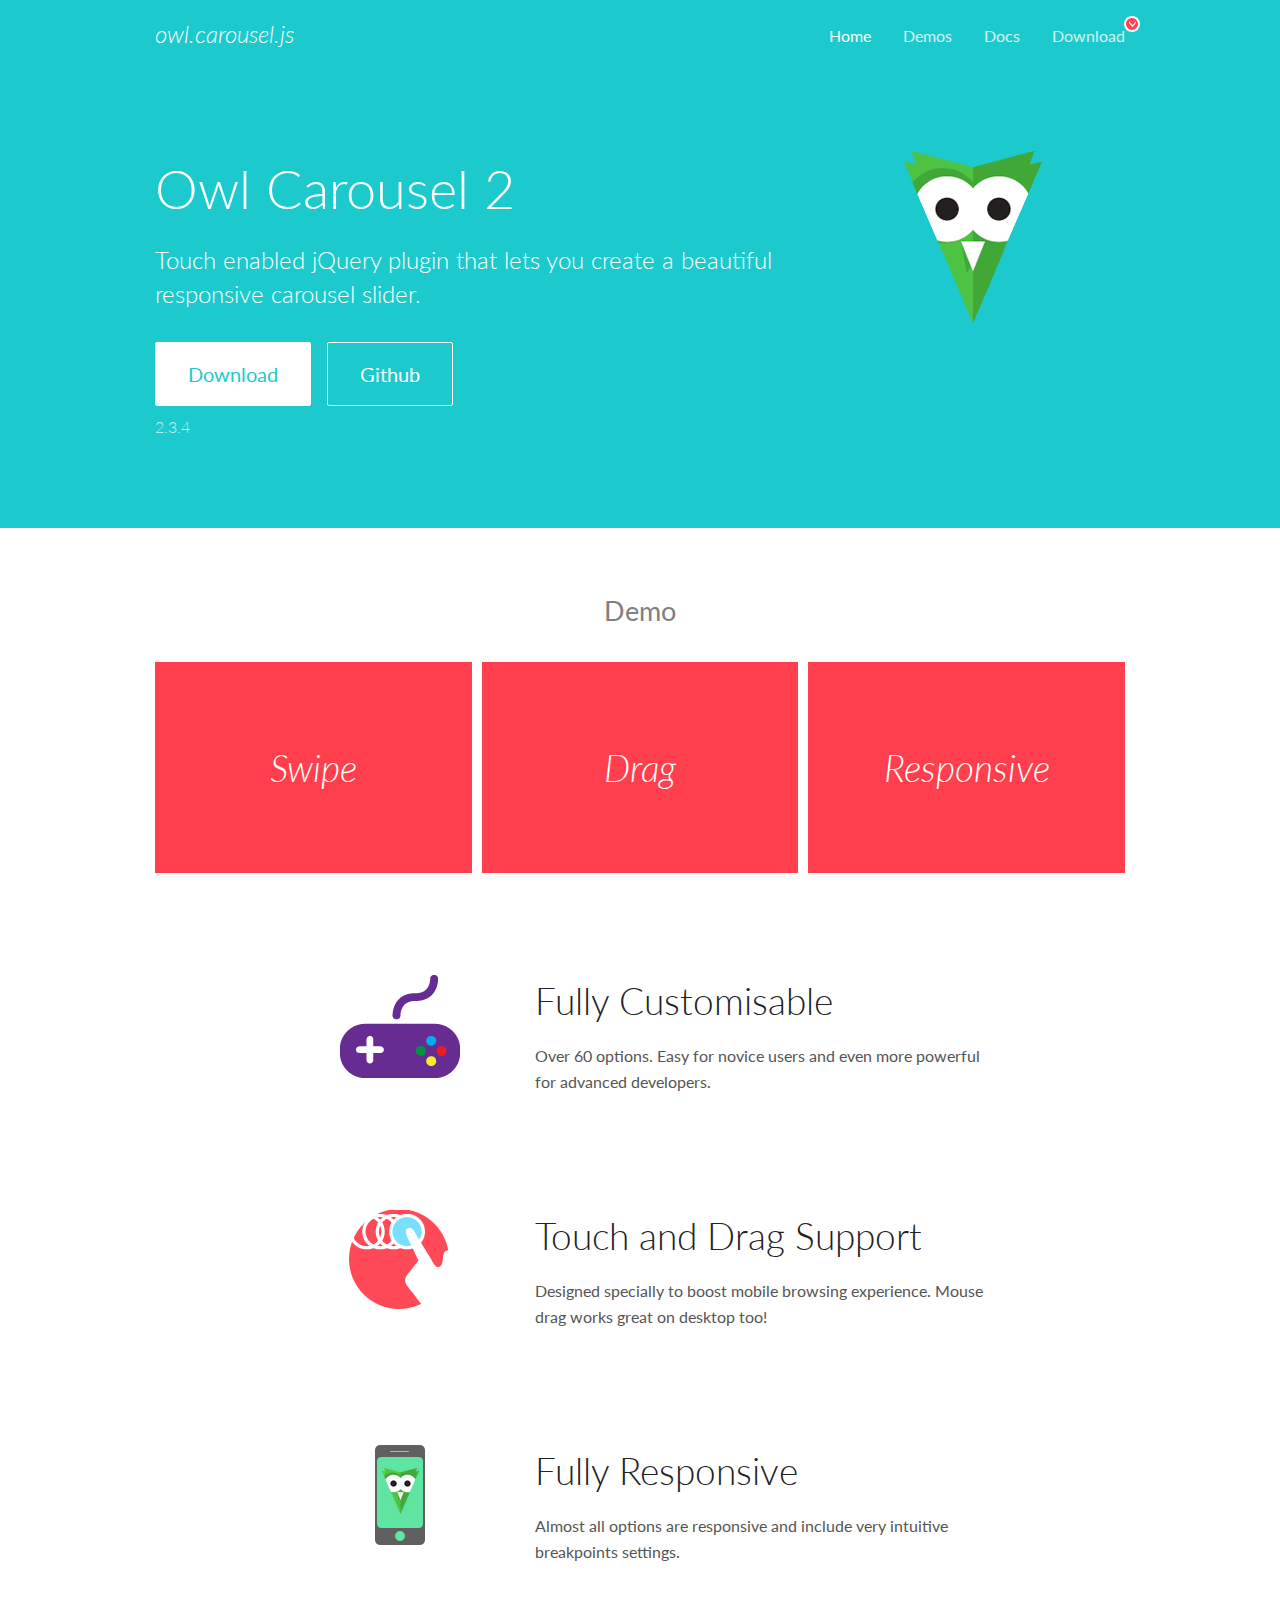
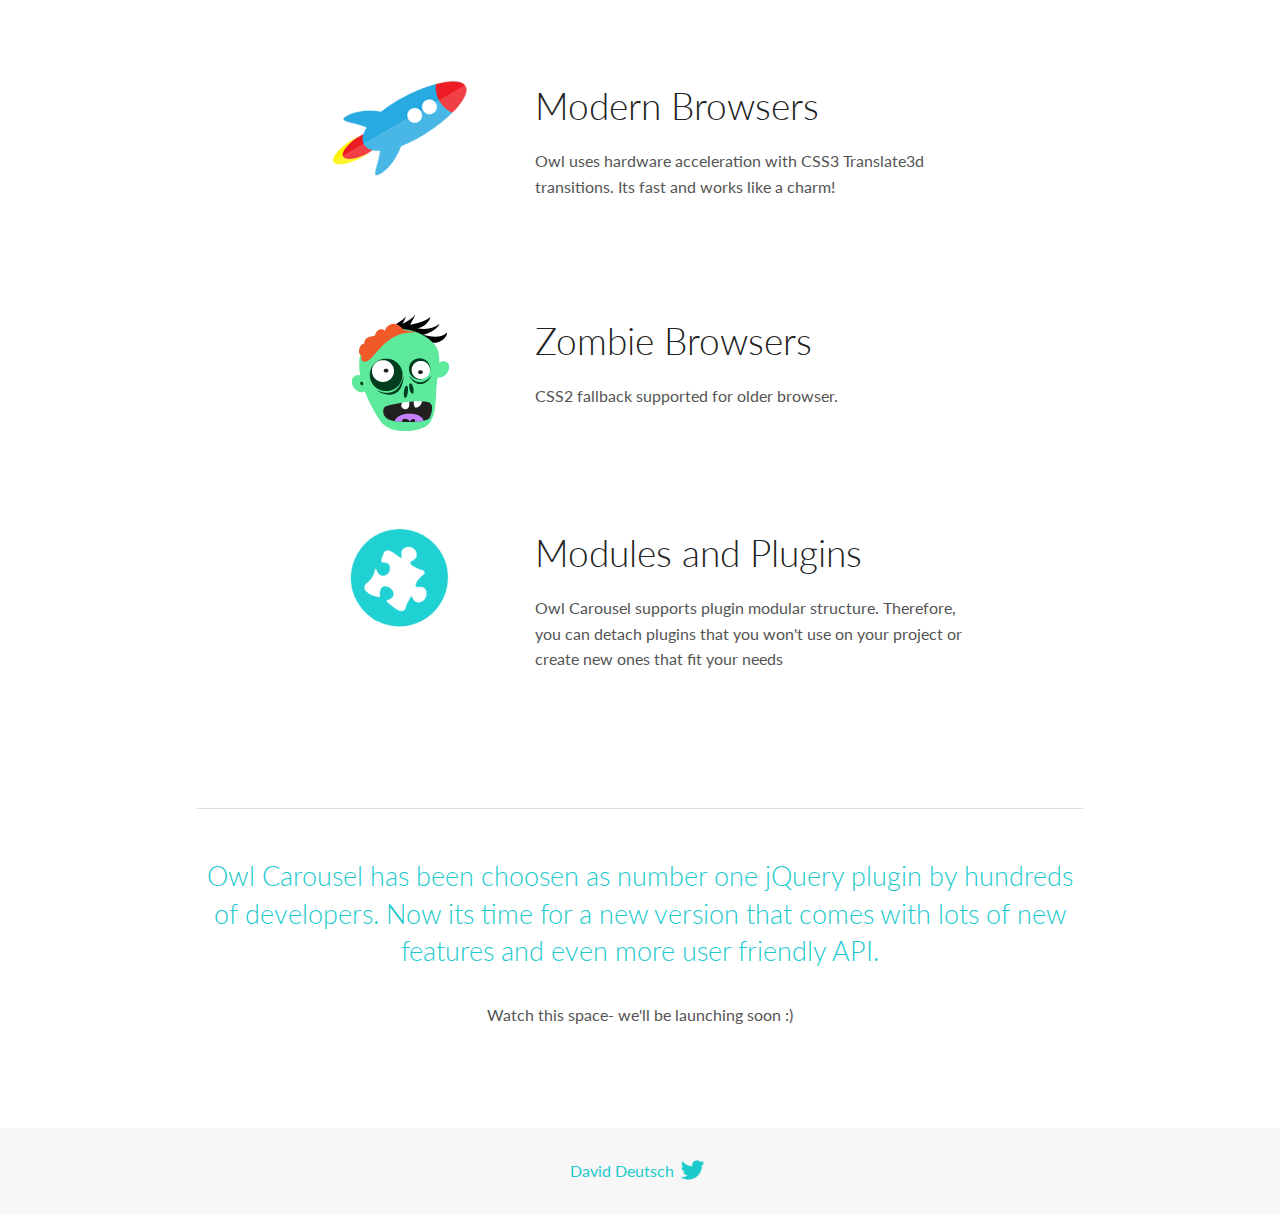
<file: library/OwlCarousel2-2.3.4/docs/index.html>
<!DOCTYPE html>
<html lang="en">
  <head>

    <!-- head -->
    <meta charset="utf-8">
    <meta name="msapplication-tap-highlight" content="no" />
    <meta name="viewport" content="width=device-width, initial-scale=1.0" />
    <meta name="description" content="Touch enabled jQuery plugin that lets you create beautiful responsive carousel slider.">
    <meta name="author" content="David Deutsch">
    <title>
      Home | Owl Carousel | 2.3.4
    </title>

    <!-- Stylesheets -->
    <link href='https://fonts.googleapis.com/css?family=Lato:300,400,700,400italic,300italic' rel='stylesheet' type='text/css'>
    <link rel="stylesheet" href="assets/css/docs.theme.min.css">

    <!-- Owl Stylesheets -->
    <link rel="stylesheet" href="assets/owlcarousel/assets/owl.carousel.min.css">
    <link rel="stylesheet" href="assets/owlcarousel/assets/owl.theme.default.min.css">

    <!-- HTML5 shim and Respond.js IE8 support of HTML5 elements and media queries -->

    <!--[if lt IE 9]>
      <script src="https://oss.maxcdn.com/libs/html5shiv/3.7.0/html5shiv.js"></script>
      <script src="https://oss.maxcdn.com/libs/respond.js/1.3.0/respond.min.js"></script>
    <![endif]-->

    <!-- Favicons -->
    <link rel="apple-touch-icon-precomposed" sizes="144x144" href="assets/ico/apple-touch-icon-144-precomposed.png">
    <link rel="shortcut icon" href="assets/ico/favicon.png">
    <link rel="shortcut icon" href="favicon.ico">

    <!-- Yeah i know js should not be in header. Its required for demos.-->

    <!-- javascript -->
    <script src="assets/vendors/jquery.min.js"></script>
    <script src="assets/owlcarousel/owl.carousel.js"></script>
  </head>
  <body>

    <!-- header -->
    <header class="header">
      <div class="row">
        <div class="large-12 columns">
          <div class="brand left">
            <h3>
              <a href="/OwlCarousel2/">owl.carousel.js</a> 
            </h3>
          </div>
          <a id="toggle-nav" class="right">
            <span></span> <span></span> <span></span> 
          </a> 
          <div class="nav-bar">
            <ul class="clearfix">
              <li class="active">
                <a href="/OwlCarousel2/index.html">Home</a> 
              </li>
              <li> <a href="/OwlCarousel2/demos/demos.html">Demos</a>  </li>
              <li> <a href="/OwlCarousel2/docs/started-welcome.html">Docs</a>  </li>
              <li>
                <a href="https://github.com/OwlCarousel2/OwlCarousel2/archive/2.3.4.zip">Download</a> 
                <span class="download"></span> 
              </li>
            </ul>
          </div>
        </div>
      </div>
    </header>

    <!-- home panel -->
    <section id="hero">
      <div class="row">
        <div class="large-8 medium-8 columns">
          <h1>Owl Carousel 2</h1>
          <h4>Touch enabled jQuery plugin that lets you create a beautiful responsive carousel slider.</h4>
          <a href="https://github.com/OwlCarousel2/OwlCarousel2/archive/2.3.4.zip" class="hero-button">Download</a> 
          <a href="https://github.com/OwlCarousel2/OwlCarousel2" class="hero-button outline">Github</a> 
          <p>2.3.4</p>
        </div>
        <div class="large-4 medium-4 columns">
          <img class="owl-logo" src="assets/img/owl-logo.png" alt="mr. Owl">
        </div>
      </div>
    </section>

    <!-- body -->
    <div class="home-demo">
      <div class="row">
        <div class="large-12 columns">
          <h3>Demo</h3>
          <div class="owl-carousel">
            <div class="item">
              <h2>Swipe</h2>
            </div>
            <div class="item">
              <h2>Drag</h2>
            </div>
            <div class="item">
              <h2>Responsive</h2>
            </div>
            <div class="item">
              <h2>CSS3</h2>
            </div>
            <div class="item">
              <h2>Fast</h2>
            </div>
            <div class="item">
              <h2>Easy</h2>
            </div>
            <div class="item">
              <h2>Free</h2>
            </div>
            <div class="item">
              <h2>Upgradable</h2>
            </div>
            <div class="item">
              <h2>Tons of options</h2>
            </div>
            <div class="item">
              <h2>Infinity</h2>
            </div>
            <div class="item">
              <h2>Auto Width</h2>
            </div>
          </div>
        </div>
      </div>
    </div>
    <script>
      var owl = $('.owl-carousel');
      owl.owlCarousel({
        margin: 10,
        loop: true,
        responsive: {
          0: {
            items: 1
          },
          600: {
            items: 2
          },
          1000: {
            items: 3
          }
        }
      })
    </script>

    <!-- features -->
    <div id="features">
      <div class="row">
        <div class="small-12 medium-9 small-centered columns">
          <section class="row feature">
            <div class="medium-4 small-12 columns">
              <img src="assets/img/feature-options.png" alt="">
            </div>
            <div class="medium-8 small-12 columns">
              <h2>Fully Customisable</h2>
              <p>Over 60 options. Easy for novice users and even more powerful for advanced developers.</p>
            </div>
          </section>
          <section class="row feature">
            <div class="medium-4 small-12 columns">
              <img src="assets/img/feature-drag.png" alt="">
            </div>
            <div class="medium-8 small-12 columns">
              <h2>Touch and Drag Support</h2>
              <p>Designed specially to boost mobile browsing experience. Mouse drag works great on desktop too!</p>
            </div>
          </section>
          <section class="row feature">
            <div class="medium-4 small-12 columns">
              <img src="assets/img/feature-responsive.png" alt="">
            </div>
            <div class="medium-8 small-12 columns">
              <h2>Fully Responsive</h2>
              <p>Almost all options are responsive and include very intuitive breakpoints settings.</p>
            </div>
          </section>
          <section class="row feature">
            <div class="medium-4 small-12 columns">
              <img src="assets/img/feature-modern.png" alt="">
            </div>
            <div class="medium-8 small-12 columns">
              <h2>Modern Browsers</h2>
              <p>Owl uses hardware acceleration with CSS3 Translate3d transitions. Its fast and works like a charm! </p>
            </div>
          </section>
          <section class="row feature">
            <div class="medium-4 small-12 columns">
              <img src="assets/img/feature-zombie.png" alt="">
            </div>
            <div class="medium-8 small-12 columns">
              <h2>Zombie Browsers</h2>
              <p>CSS2 fallback supported for older browser.</p>
            </div>
          </section>
          <section class="row feature">
            <div class="medium-4 small-12 columns">
              <img src="assets/img/feature-module.png" alt="">
            </div>
            <div class="medium-8 small-12 columns">
              <h2>Modules and Plugins</h2>
              <p>Owl Carousel supports plugin modular structure. Therefore, you can detach plugins that you won&#x27;t use on your project or create new ones that fit your needs</p>
            </div>
          </section>
        </div>
      </div>
    </div>

    <!-- footer -->
    <section id="teaser-text">
      <div class="row">
        <div class="small-12 medium-11 small-centered columns">
          <hr>
          <h3 id="owl-carousel-has-been-choosen-as-number-one-jquery-plugin-by-hundreds-of-developers-now-its-time-for-a-new-version-that-comes-with-lots-of-new-features-and-even-more-user-friendly-api-">Owl Carousel has been choosen as number one jQuery plugin by hundreds of developers. Now its time for a new version that comes with lots of new features and even more user friendly API.</h3>
          <p>Watch this space- we&#39;ll be launching soon :)</p>
        </div>
      </div>
    </section>

    <!-- footer -->
    <footer class="footer">
      <div class="row">
        <div class="large-12 columns">
          <h5>
            <a href="/OwlCarousel2/docs/support-contact.html">David Deutsch</a> 
            <a id="custom-tweet-button" href="https://twitter.com/share?url=https://github.com/OwlCarousel2/OwlCarousel2&text=Owl Carousel - This is so awesome! " target="_blank"></a> 
          </h5>
        </div>
      </div>
    </footer>

    <!-- vendors -->
    <script src="assets/vendors/highlight.js"></script>
    <script src="assets/js/app.js"></script>
  </body>
</html>
</file>
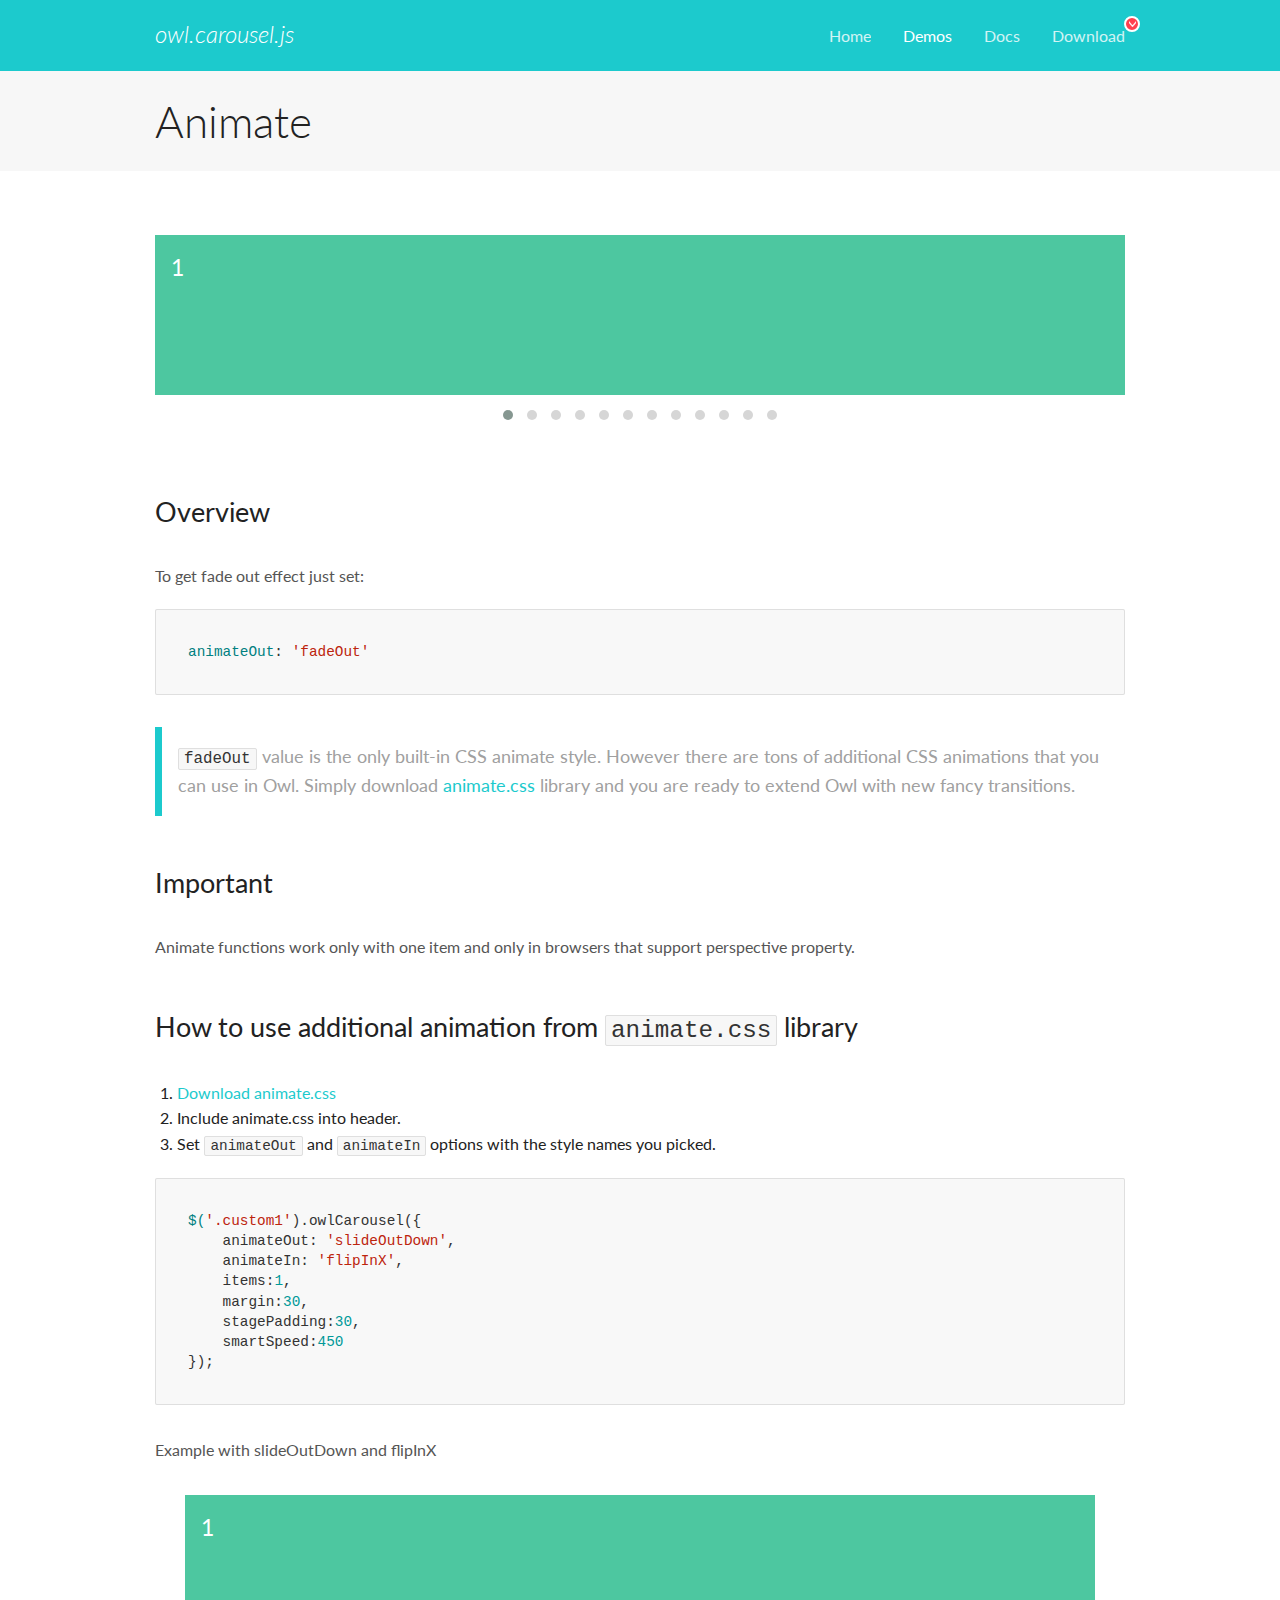
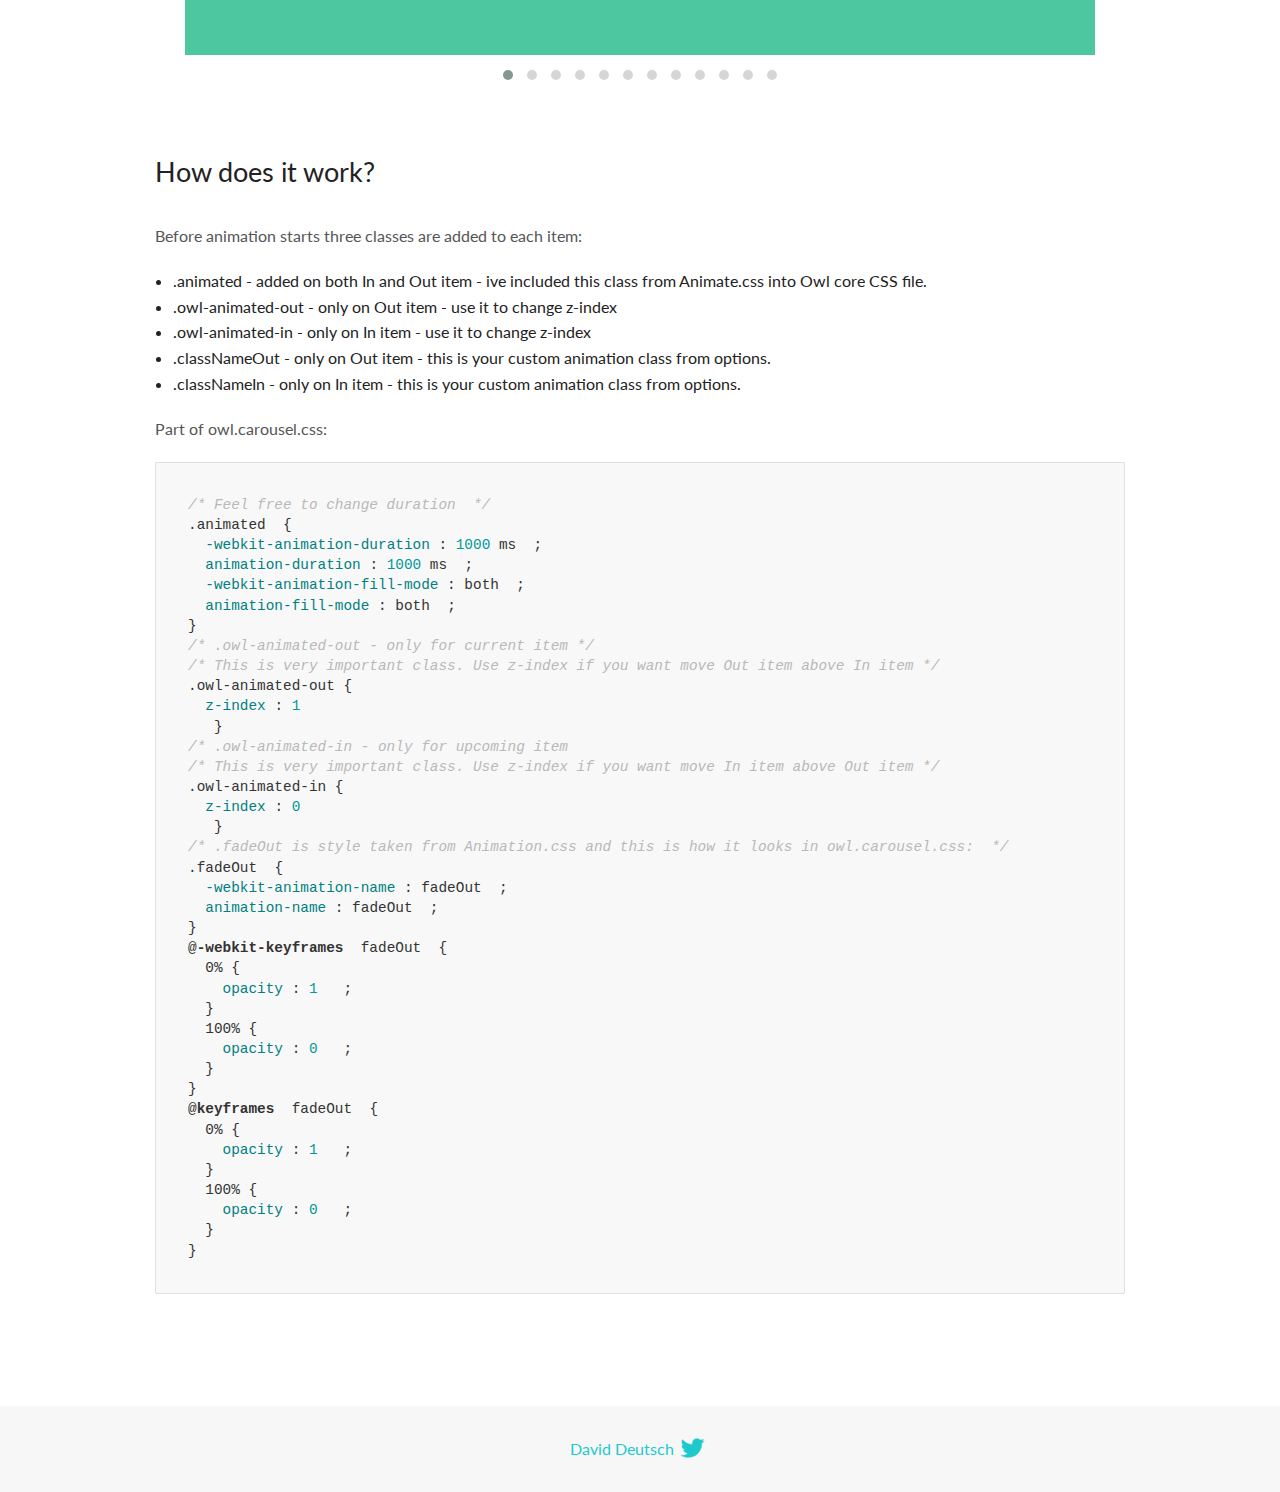
<file: library/OwlCarousel2-2.3.4/docs/demos/animate.html>
<!DOCTYPE html>
<html lang="en">
  <head>

    <!-- head -->
    <meta charset="utf-8">
    <meta name="msapplication-tap-highlight" content="no" />
    <meta name="viewport" content="width=device-width, initial-scale=1.0" />
    <meta name="description" content="Animate carousel">
    <meta name="author" content="David Deutsch">
    <title>
      Animate Demo | Owl Carousel | 2.3.4
    </title>

    <!-- Stylesheets -->
    <link href='https://fonts.googleapis.com/css?family=Lato:300,400,700,400italic,300italic' rel='stylesheet' type='text/css'>
    <link rel="stylesheet" href="../assets/css/docs.theme.min.css">

    <!-- Owl Stylesheets -->
    <link rel="stylesheet" href="../assets/owlcarousel/assets/owl.carousel.min.css">
    <link rel="stylesheet" href="../assets/owlcarousel/assets/owl.theme.default.min.css">

    <!-- HTML5 shim and Respond.js IE8 support of HTML5 elements and media queries -->

    <!--[if lt IE 9]>
      <script src="https://oss.maxcdn.com/libs/html5shiv/3.7.0/html5shiv.js"></script>
      <script src="https://oss.maxcdn.com/libs/respond.js/1.3.0/respond.min.js"></script>
    <![endif]-->

    <!-- Favicons -->
    <link rel="apple-touch-icon-precomposed" sizes="144x144" href="../assets/ico/apple-touch-icon-144-precomposed.png">
    <link rel="shortcut icon" href="../assets/ico/favicon.png">
    <link rel="shortcut icon" href="favicon.ico">

    <!-- Yeah i know js should not be in header. Its required for demos.-->

    <!-- javascript -->
    <script src="../assets/vendors/jquery.min.js"></script>
    <script src="../assets/owlcarousel/owl.carousel.js"></script>
  </head>
  <body>

    <!-- header -->
    <header class="header">
      <div class="row">
        <div class="large-12 columns">
          <div class="brand left">
            <h3>
              <a href="/OwlCarousel2/">owl.carousel.js</a> 
            </h3>
          </div>
          <a id="toggle-nav" class="right">
            <span></span> <span></span> <span></span> 
          </a> 
          <div class="nav-bar">
            <ul class="clearfix">
              <li> <a href="/OwlCarousel2/index.html">Home</a>  </li>
              <li class="active">
                <a href="/OwlCarousel2/demos/demos.html">Demos</a> 
              </li>
              <li> <a href="/OwlCarousel2/docs/started-welcome.html">Docs</a>  </li>
              <li>
                <a href="https://github.com/OwlCarousel2/OwlCarousel2/archive/2.3.4.zip">Download</a> 
                <span class="download"></span> 
              </li>
            </ul>
          </div>
        </div>
      </div>
    </header>

    <!-- title -->
    <section class="title">
      <div class="row">
        <div class="large-12 columns">
          <h1>Animate</h1>
        </div>
      </div>
    </section>

    <!--  Demos -->
    <section id="demos">
      <div class="row">
        <div class="large-12 columns">
          <div class="fadeOut owl-carousel owl-theme">
            <div class="item">
              <h4>1</h4>
            </div>
            <div class="item">
              <h4>2</h4>
            </div>
            <div class="item">
              <h4>3</h4>
            </div>
            <div class="item">
              <h4>4</h4>
            </div>
            <div class="item">
              <h4>5</h4>
            </div>
            <div class="item">
              <h4>6</h4>
            </div>
            <div class="item">
              <h4>7</h4>
            </div>
            <div class="item">
              <h4>8</h4>
            </div>
            <div class="item">
              <h4>9</h4>
            </div>
            <div class="item">
              <h4>10</h4>
            </div>
            <div class="item">
              <h4>11</h4>
            </div>
            <div class="item">
              <h4>12</h4>
            </div>
          </div>
          <h3 id="overview">Overview</h3>
          <p>To get fade out effect just set:</p>
          <pre><code>animateOut: &#39;fadeOut&#39;</code></pre>
          <blockquote>
            <p><code>fadeOut</code> value is the only built-in CSS animate style. However there are tons of additional CSS animations that you can use in Owl. Simply download
              <a href="https://daneden.github.io/animate.css/">animate.css</a>  library and you are ready to extend Owl with new fancy transitions.</p>
          </blockquote>
          <h3 id="important">Important</h3>
          <p>Animate functions work only with one item and only in browsers that support perspective property.</p>
          <h3 id="how-to-use-additional-animation-from-animate-css-library">How to use additional animation from <code>animate.css</code> library</h3>
          <ol>
            <li> <a href="https://daneden.github.io/animate.css/">Download animate.css</a>  </li>
            <li>Include animate.css into header.</li>
            <li>Set <code>animateOut</code> and <code>animateIn</code> options with the style names you picked.</li>
          </ol>
          <pre><code>$(&#39;.custom1&#39;).owlCarousel({
    animateOut: &#39;slideOutDown&#39;,
    animateIn: &#39;flipInX&#39;,
    items:1,
    margin:30,
    stagePadding:30,
    smartSpeed:450
});</code></pre>
          <p>Example with slideOutDown and flipInX</p>
          <div class="custom1 owl-carousel owl-theme">
            <div class="item">
              <h4>1</h4>
            </div>
            <div class="item">
              <h4>2</h4>
            </div>
            <div class="item">
              <h4>3</h4>
            </div>
            <div class="item">
              <h4>4</h4>
            </div>
            <div class="item">
              <h4>5</h4>
            </div>
            <div class="item">
              <h4>6</h4>
            </div>
            <div class="item">
              <h4>7</h4>
            </div>
            <div class="item">
              <h4>8</h4>
            </div>
            <div class="item">
              <h4>9</h4>
            </div>
            <div class="item">
              <h4>10</h4>
            </div>
            <div class="item">
              <h4>11</h4>
            </div>
            <div class="item">
              <h4>12</h4>
            </div>
          </div>
          <h3 id="how-does-it-work-">How does it work?</h3>
          <p>Before animation starts three classes are added to each item:</p>
          <ul>
            <li>.animated - added on both In and Out item - ive included this class from Animate.css into Owl core CSS file.</li>
            <li>.owl-animated-out - only on Out item - use it to change z-index</li>
            <li>.owl-animated-in - only on In item - use it to change z-index</li>
            <li>.classNameOut - only on Out item - this is your custom animation class from options.</li>
            <li>.classNameIn - only on In item - this is your custom animation class from options.</li>
          </ul>
          <p>Part of owl.carousel.css:</p>
          <pre><code class="language-css"><span class="comment">/* Feel free to change duration  */</span> 
<span class="class">.animated</span>  <span class="rules">{
  <span class="rule"><span class="attribute">-webkit-animation-duration</span> :<span class="value"> <span class="number">1000</span> ms</span> </span> ;
  <span class="rule"><span class="attribute">animation-duration</span> :<span class="value"> <span class="number">1000</span> ms</span> </span> ;
  <span class="rule"><span class="attribute">-webkit-animation-fill-mode</span> :<span class="value"> both</span> </span> ;
  <span class="rule"><span class="attribute">animation-fill-mode</span> :<span class="value"> both</span> </span> ;
<span class="rule">}</span> </span> 
<span class="comment">/* .owl-animated-out - only for current item */</span> 
<span class="comment">/* This is very important class. Use z-index if you want move Out item above In item */</span> 
<span class="class">.owl-animated-out</span> <span class="rules">{
  <span class="rule"><span class="attribute">z-index</span> :<span class="value"> <span class="number">1</span> 
</span> </span> </span> }
<span class="comment">/* .owl-animated-in - only for upcoming item
/* This is very important class. Use z-index if you want move In item above Out item */</span> 
<span class="class">.owl-animated-in</span> <span class="rules">{
  <span class="rule"><span class="attribute">z-index</span> :<span class="value"> <span class="number">0</span> 
</span> </span> </span> }
<span class="comment">/* .fadeOut is style taken from Animation.css and this is how it looks in owl.carousel.css:  */</span> 
<span class="class">.fadeOut</span>  <span class="rules">{
  <span class="rule"><span class="attribute">-webkit-animation-name</span> :<span class="value"> fadeOut</span> </span> ;
  <span class="rule"><span class="attribute">animation-name</span> :<span class="value"> fadeOut</span> </span> ;
<span class="rule">}</span> </span> 
<span class="at_rule">@<span class="keyword">-webkit-keyframes</span>  fadeOut </span> {
  0% <span class="rules">{
    <span class="rule"><span class="attribute">opacity</span> :<span class="value"> <span class="number">1</span> </span> </span> ;
  <span class="rule">}</span> </span> 
  100% <span class="rules">{
    <span class="rule"><span class="attribute">opacity</span> :<span class="value"> <span class="number">0</span> </span> </span> ;
  <span class="rule">}</span> </span> 
}
<span class="at_rule">@<span class="keyword">keyframes</span>  fadeOut </span> {
  0% <span class="rules">{
    <span class="rule"><span class="attribute">opacity</span> :<span class="value"> <span class="number">1</span> </span> </span> ;
  <span class="rule">}</span> </span> 
  100% <span class="rules">{
    <span class="rule"><span class="attribute">opacity</span> :<span class="value"> <span class="number">0</span> </span> </span> ;
  <span class="rule">}</span> </span> 
}</code></pre>
          <link rel="stylesheet" href="../assets/css/animate.css">
          <script>
            jQuery(document).ready(function($) {
              $('.fadeOut').owlCarousel({
                items: 1,
                animateOut: 'fadeOut',
                loop: true,
                margin: 10,
              });
              $('.custom1').owlCarousel({
                animateOut: 'slideOutDown',
                animateIn: 'flipInX',
                items: 1,
                margin: 30,
                stagePadding: 30,
                smartSpeed: 450
              });
            });
          </script>
        </div>
      </div>
    </section>

    <!-- footer -->
    <footer class="footer">
      <div class="row">
        <div class="large-12 columns">
          <h5>
            <a href="/OwlCarousel2/docs/support-contact.html">David Deutsch</a> 
            <a id="custom-tweet-button" href="https://twitter.com/share?url=https://github.com/OwlCarousel2/OwlCarousel2&text=Owl Carousel - This is so awesome! " target="_blank"></a> 
          </h5>
        </div>
      </div>
    </footer>

    <!-- vendors -->
    <script src="../assets/vendors/highlight.js"></script>
    <script src="../assets/js/app.js"></script>
  </body>
</html>
</file>
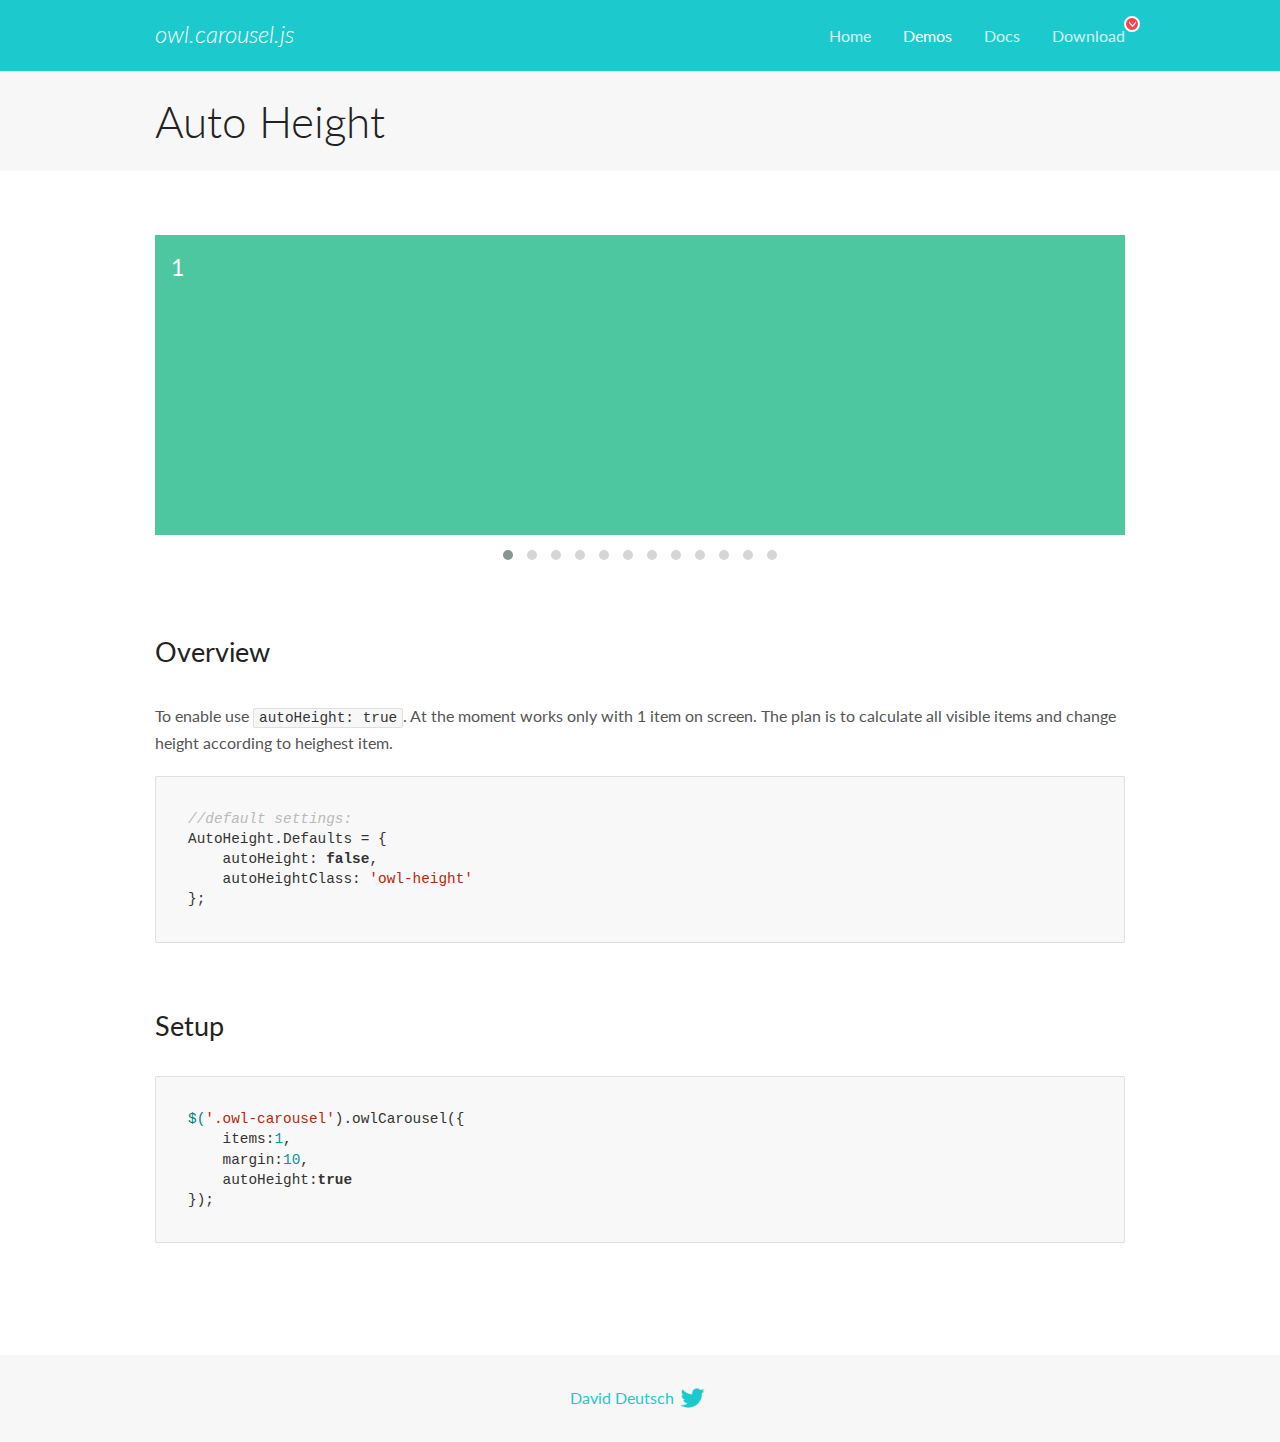
<file: library/OwlCarousel2-2.3.4/docs/demos/autoheight.html>
<!DOCTYPE html>
<html lang="en">
  <head>

    <!-- head -->
    <meta charset="utf-8">
    <meta name="msapplication-tap-highlight" content="no" />
    <meta name="viewport" content="width=device-width, initial-scale=1.0" />
    <meta name="description" content="autoHeight usage demo">
    <meta name="author" content="David Deutsch">
    <title>
      Auto Height Demo | Owl Carousel | 2.3.4
    </title>

    <!-- Stylesheets -->
    <link href='https://fonts.googleapis.com/css?family=Lato:300,400,700,400italic,300italic' rel='stylesheet' type='text/css'>
    <link rel="stylesheet" href="../assets/css/docs.theme.min.css">

    <!-- Owl Stylesheets -->
    <link rel="stylesheet" href="../assets/owlcarousel/assets/owl.carousel.min.css">
    <link rel="stylesheet" href="../assets/owlcarousel/assets/owl.theme.default.min.css">

    <!-- HTML5 shim and Respond.js IE8 support of HTML5 elements and media queries -->

    <!--[if lt IE 9]>
      <script src="https://oss.maxcdn.com/libs/html5shiv/3.7.0/html5shiv.js"></script>
      <script src="https://oss.maxcdn.com/libs/respond.js/1.3.0/respond.min.js"></script>
    <![endif]-->

    <!-- Favicons -->
    <link rel="apple-touch-icon-precomposed" sizes="144x144" href="../assets/ico/apple-touch-icon-144-precomposed.png">
    <link rel="shortcut icon" href="../assets/ico/favicon.png">
    <link rel="shortcut icon" href="favicon.ico">

    <!-- Yeah i know js should not be in header. Its required for demos.-->

    <!-- javascript -->
    <script src="../assets/vendors/jquery.min.js"></script>
    <script src="../assets/owlcarousel/owl.carousel.js"></script>
  </head>
  <body>

    <!-- header -->
    <header class="header">
      <div class="row">
        <div class="large-12 columns">
          <div class="brand left">
            <h3>
              <a href="/OwlCarousel2/">owl.carousel.js</a> 
            </h3>
          </div>
          <a id="toggle-nav" class="right">
            <span></span> <span></span> <span></span> 
          </a> 
          <div class="nav-bar">
            <ul class="clearfix">
              <li> <a href="/OwlCarousel2/index.html">Home</a>  </li>
              <li class="active">
                <a href="/OwlCarousel2/demos/demos.html">Demos</a> 
              </li>
              <li> <a href="/OwlCarousel2/docs/started-welcome.html">Docs</a>  </li>
              <li>
                <a href="https://github.com/OwlCarousel2/OwlCarousel2/archive/2.3.4.zip">Download</a> 
                <span class="download"></span> 
              </li>
            </ul>
          </div>
        </div>
      </div>
    </header>

    <!-- title -->
    <section class="title">
      <div class="row">
        <div class="large-12 columns">
          <h1>Auto Height</h1>
        </div>
      </div>
    </section>

    <!--  Demos -->
    <section id="demos">
      <div class="row">
        <div class="large-12 columns">
          <div class="owl-carousel owl-theme">
            <div class="item" style="height:300px">
              <h4>1</h4>
            </div>
            <div class="item" style="height:100px">
              <h4>2</h4>
            </div>
            <div class="item" style="height:500px">
              <h4>3</h4>
            </div>
            <div class="item" style="height:250px">
              <h4>4</h4>
            </div>
            <div class="item" style="height:400px">
              <h4>5</h4>
            </div>
            <div class="item" style="height:500px">
              <h4>6</h4>
            </div>
            <div class="item" style="height:600px">
              <h4>7</h4>
            </div>
            <div class="item" style="height:400px">
              <h4>8</h4>
            </div>
            <div class="item" style="height:300px">
              <h4>9</h4>
            </div>
            <div class="item" style="height:350px">
              <h4>10</h4>
            </div>
            <div class="item" style="height:200px">
              <h4>11</h4>
            </div>
            <div class="item" style="height:150px">
              <h4>12</h4>
            </div>
          </div>
          <h3 id="overview">Overview</h3>
          <p>To enable use <code>autoHeight: true</code>. At the moment works only with 1 item on screen. The plan is to calculate all visible items and change height according to heighest item.</p>
          <pre><code>//default settings:
AutoHeight.Defaults = {
    autoHeight: false,
    autoHeightClass: &#39;owl-height&#39;
};</code></pre>
          <h3 id="setup">Setup</h3>
          <pre><code>$(&#39;.owl-carousel&#39;).owlCarousel({
    items:1,
    margin:10,
    autoHeight:true
});</code></pre>
          <script>
            $(document).ready(function() {
              $('.owl-carousel').owlCarousel({
                items: 1,
                margin: 10,
                autoHeight: true
              });
            })
          </script>
        </div>
      </div>
    </section>

    <!-- footer -->
    <footer class="footer">
      <div class="row">
        <div class="large-12 columns">
          <h5>
            <a href="/OwlCarousel2/docs/support-contact.html">David Deutsch</a> 
            <a id="custom-tweet-button" href="https://twitter.com/share?url=https://github.com/OwlCarousel2/OwlCarousel2&text=Owl Carousel - This is so awesome! " target="_blank"></a> 
          </h5>
        </div>
      </div>
    </footer>

    <!-- vendors -->
    <script src="../assets/vendors/highlight.js"></script>
    <script src="../assets/js/app.js"></script>
  </body>
</html>
</file>
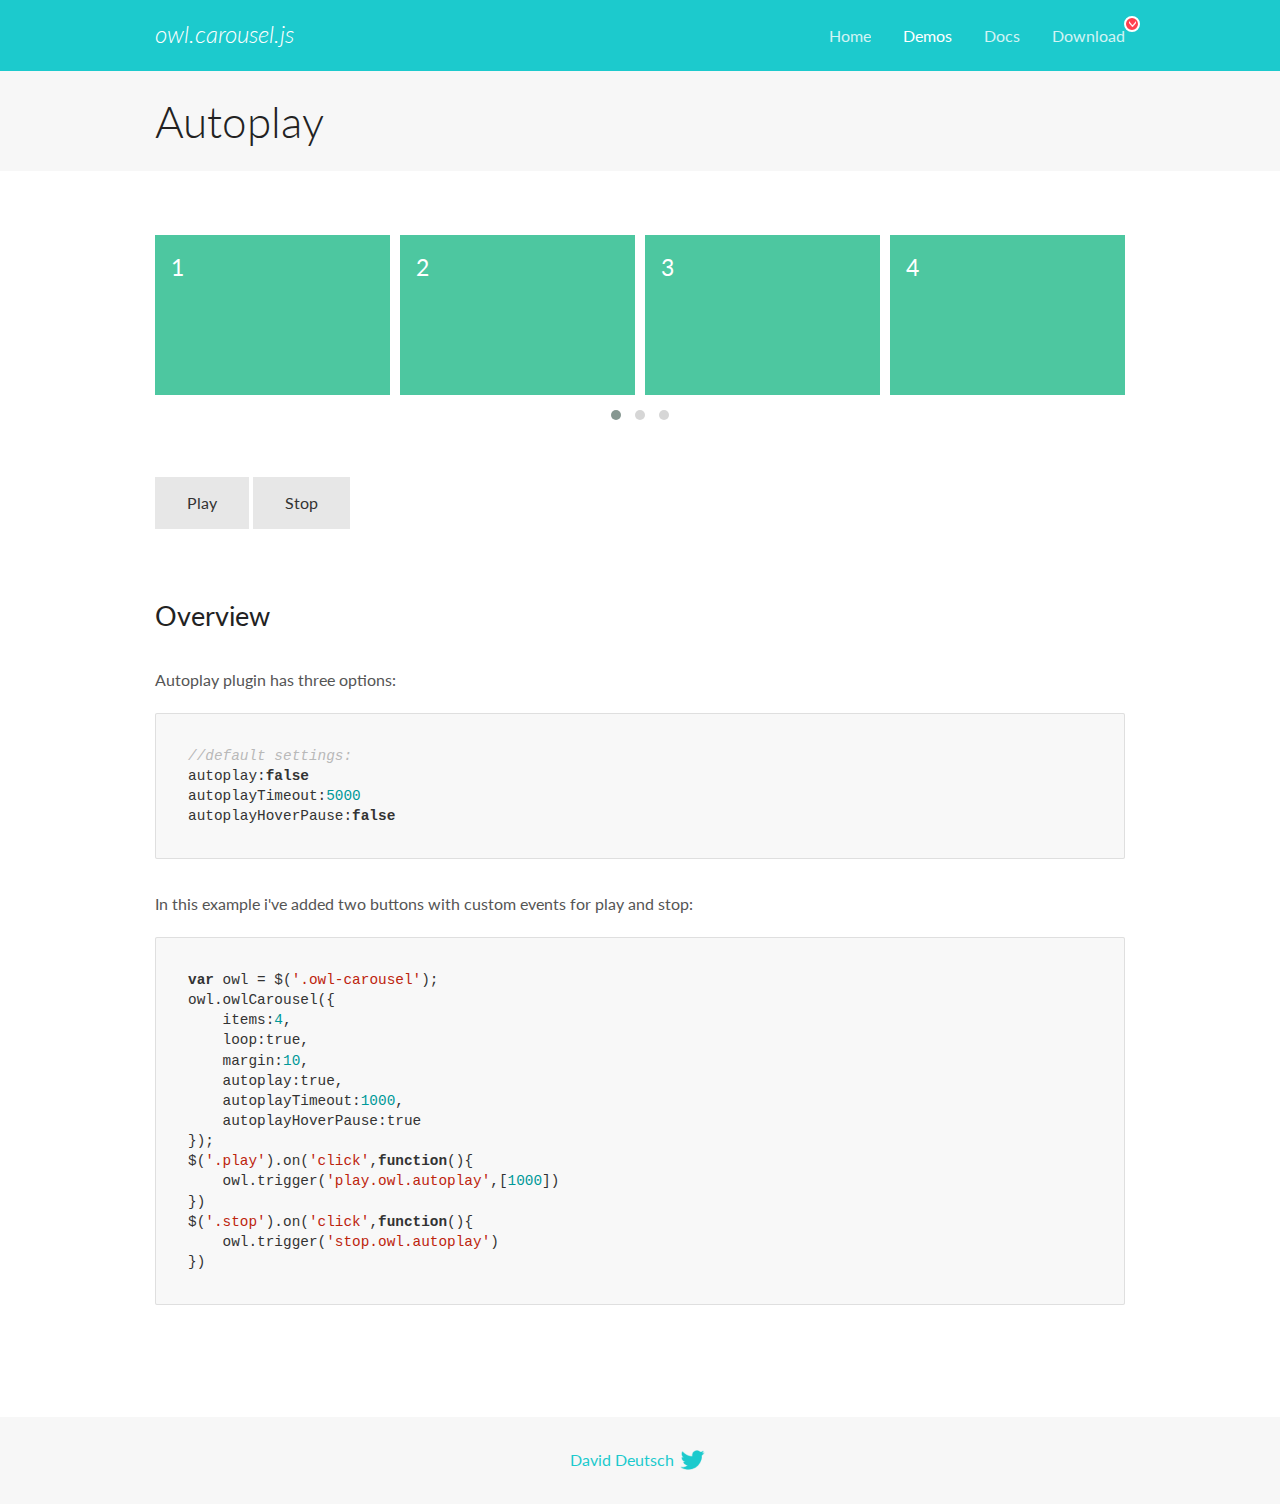
<file: library/OwlCarousel2-2.3.4/docs/demos/autoplay.html>
<!DOCTYPE html>
<html lang="en">
  <head>

    <!-- head -->
    <meta charset="utf-8">
    <meta name="msapplication-tap-highlight" content="no" />
    <meta name="viewport" content="width=device-width, initial-scale=1.0" />
    <meta name="description" content="Autoplay usage demo">
    <meta name="author" content="David Deutsch">
    <title>
      Autoplay Demo | Owl Carousel | 2.3.4
    </title>

    <!-- Stylesheets -->
    <link href='https://fonts.googleapis.com/css?family=Lato:300,400,700,400italic,300italic' rel='stylesheet' type='text/css'>
    <link rel="stylesheet" href="../assets/css/docs.theme.min.css">

    <!-- Owl Stylesheets -->
    <link rel="stylesheet" href="../assets/owlcarousel/assets/owl.carousel.min.css">
    <link rel="stylesheet" href="../assets/owlcarousel/assets/owl.theme.default.min.css">

    <!-- HTML5 shim and Respond.js IE8 support of HTML5 elements and media queries -->

    <!--[if lt IE 9]>
      <script src="https://oss.maxcdn.com/libs/html5shiv/3.7.0/html5shiv.js"></script>
      <script src="https://oss.maxcdn.com/libs/respond.js/1.3.0/respond.min.js"></script>
    <![endif]-->

    <!-- Favicons -->
    <link rel="apple-touch-icon-precomposed" sizes="144x144" href="../assets/ico/apple-touch-icon-144-precomposed.png">
    <link rel="shortcut icon" href="../assets/ico/favicon.png">
    <link rel="shortcut icon" href="favicon.ico">

    <!-- Yeah i know js should not be in header. Its required for demos.-->

    <!-- javascript -->
    <script src="../assets/vendors/jquery.min.js"></script>
    <script src="../assets/owlcarousel/owl.carousel.js"></script>
  </head>
  <body>

    <!-- header -->
    <header class="header">
      <div class="row">
        <div class="large-12 columns">
          <div class="brand left">
            <h3>
              <a href="/OwlCarousel2/">owl.carousel.js</a> 
            </h3>
          </div>
          <a id="toggle-nav" class="right">
            <span></span> <span></span> <span></span> 
          </a> 
          <div class="nav-bar">
            <ul class="clearfix">
              <li> <a href="/OwlCarousel2/index.html">Home</a>  </li>
              <li class="active">
                <a href="/OwlCarousel2/demos/demos.html">Demos</a> 
              </li>
              <li> <a href="/OwlCarousel2/docs/started-welcome.html">Docs</a>  </li>
              <li>
                <a href="https://github.com/OwlCarousel2/OwlCarousel2/archive/2.3.4.zip">Download</a> 
                <span class="download"></span> 
              </li>
            </ul>
          </div>
        </div>
      </div>
    </header>

    <!-- title -->
    <section class="title">
      <div class="row">
        <div class="large-12 columns">
          <h1>Autoplay</h1>
        </div>
      </div>
    </section>

    <!--  Demos -->
    <section id="demos">
      <div class="row">
        <div class="large-12 columns">
          <div class="owl-carousel owl-theme">
            <div class="item">
              <h4>1</h4>
            </div>
            <div class="item">
              <h4>2</h4>
            </div>
            <div class="item">
              <h4>3</h4>
            </div>
            <div class="item">
              <h4>4</h4>
            </div>
            <div class="item">
              <h4>5</h4>
            </div>
            <div class="item">
              <h4>6</h4>
            </div>
            <div class="item">
              <h4>7</h4>
            </div>
            <div class="item">
              <h4>8</h4>
            </div>
            <div class="item">
              <h4>9</h4>
            </div>
            <div class="item">
              <h4>10</h4>
            </div>
            <div class="item">
              <h4>11</h4>
            </div>
            <div class="item">
              <h4>12</h4>
            </div>
          </div>
          <a class="button secondary play">Play</a> 
          <a class="button secondary stop">Stop</a> 
          <h3 id="overview">Overview</h3>
          <p>Autoplay plugin has three options:</p>
          <pre><code>//default settings:
autoplay:false
autoplayTimeout:5000
autoplayHoverPause:false</code></pre>
          <p>In this example i&#39;ve added two buttons with custom events for play and stop:</p>
          <pre><code>var owl = $(&#39;.owl-carousel&#39;);
owl.owlCarousel({
    items:4,
    loop:true,
    margin:10,
    autoplay:true,
    autoplayTimeout:1000,
    autoplayHoverPause:true
});
$(&#39;.play&#39;).on(&#39;click&#39;,function(){
    owl.trigger(&#39;play.owl.autoplay&#39;,[1000])
})
$(&#39;.stop&#39;).on(&#39;click&#39;,function(){
    owl.trigger(&#39;stop.owl.autoplay&#39;)
})</code></pre>
          <script>
            $(document).ready(function() {
              var owl = $('.owl-carousel');
              owl.owlCarousel({
                items: 4,
                loop: true,
                margin: 10,
                autoplay: true,
                autoplayTimeout: 1000,
                autoplayHoverPause: true
              });
              $('.play').on('click', function() {
                owl.trigger('play.owl.autoplay', [1000])
              })
              $('.stop').on('click', function() {
                owl.trigger('stop.owl.autoplay')
              })
            })
          </script>
        </div>
      </div>
    </section>

    <!-- footer -->
    <footer class="footer">
      <div class="row">
        <div class="large-12 columns">
          <h5>
            <a href="/OwlCarousel2/docs/support-contact.html">David Deutsch</a> 
            <a id="custom-tweet-button" href="https://twitter.com/share?url=https://github.com/OwlCarousel2/OwlCarousel2&text=Owl Carousel - This is so awesome! " target="_blank"></a> 
          </h5>
        </div>
      </div>
    </footer>

    <!-- vendors -->
    <script src="../assets/vendors/highlight.js"></script>
    <script src="../assets/js/app.js"></script>
  </body>
</html>
</file>
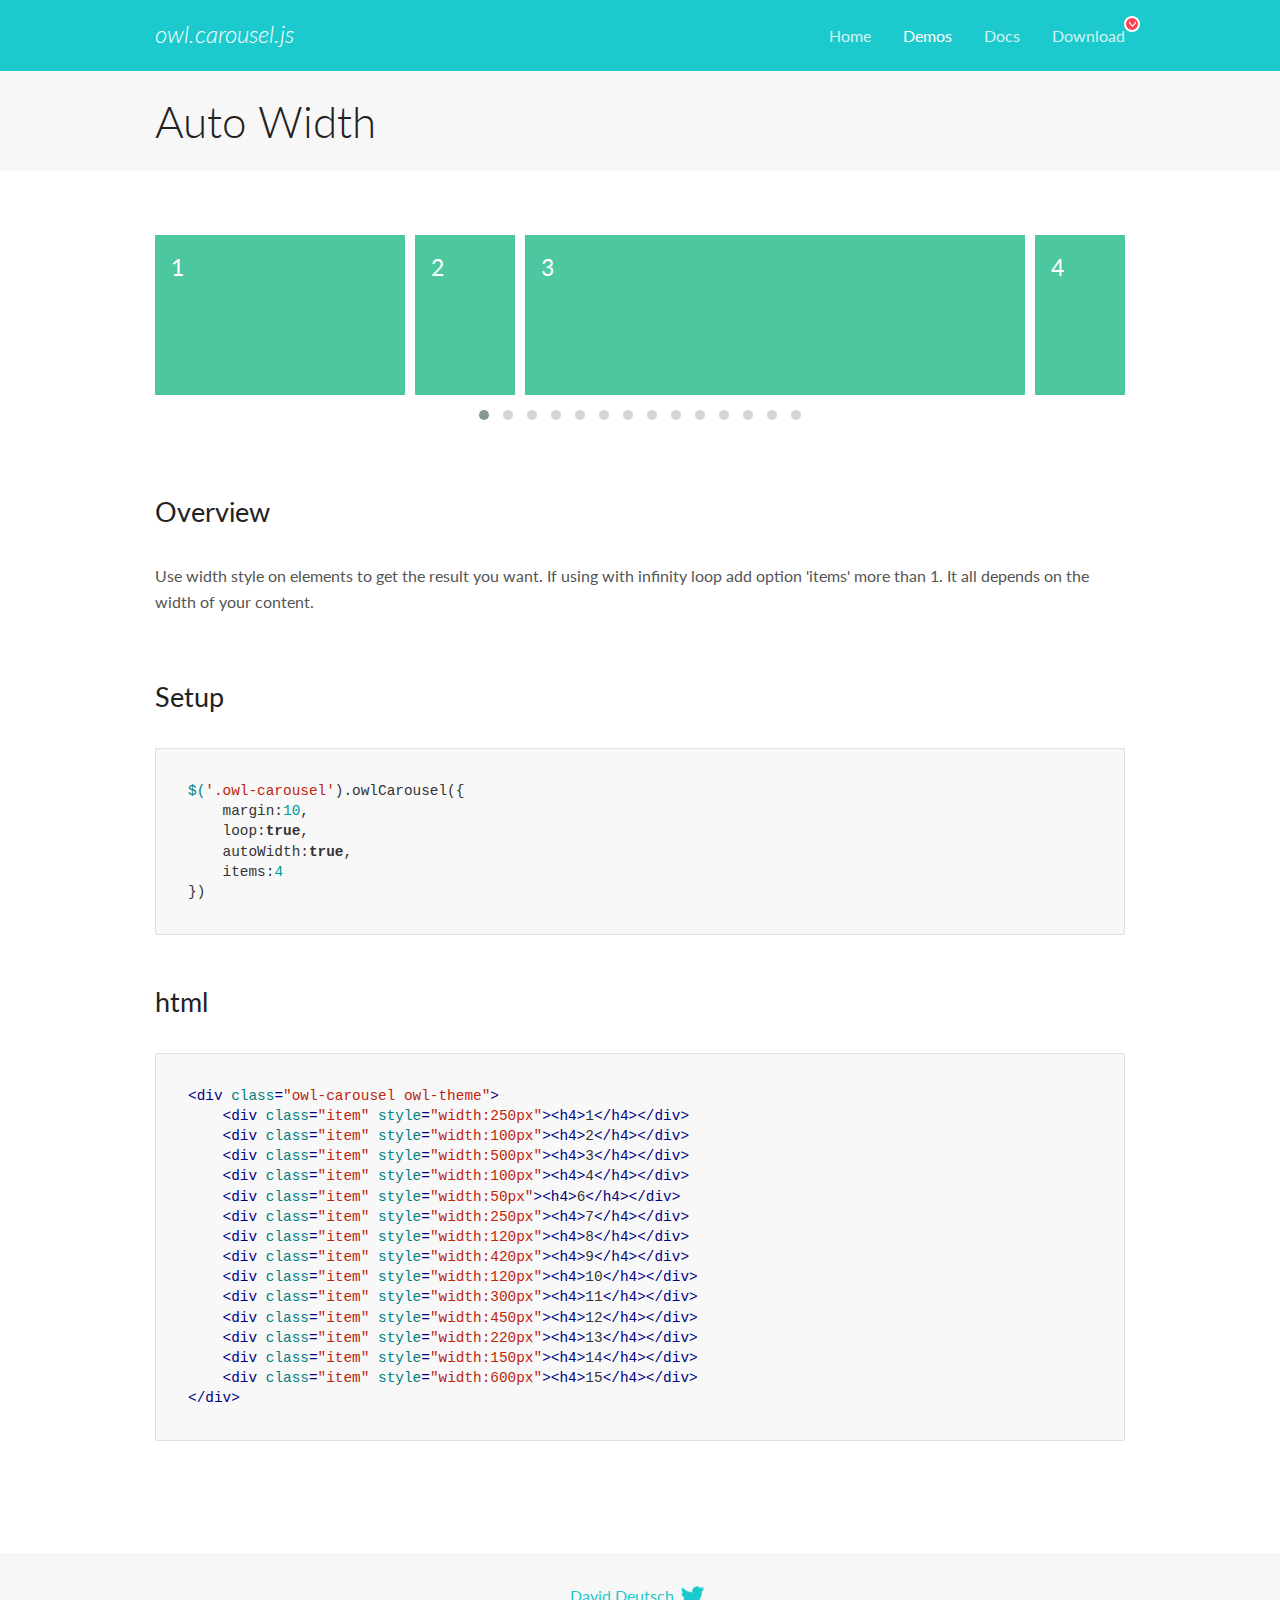
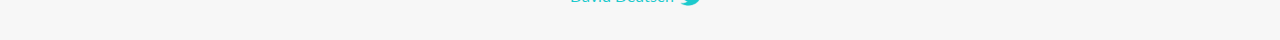
<file: library/OwlCarousel2-2.3.4/docs/demos/autowidth.html>
<!DOCTYPE html>
<html lang="en">
  <head>

    <!-- head -->
    <meta charset="utf-8">
    <meta name="msapplication-tap-highlight" content="no" />
    <meta name="viewport" content="width=device-width, initial-scale=1.0" />
    <meta name="description" content="Auto Width">
    <meta name="author" content="David Deutsch">
    <title>
      Auto Width Demo | Owl Carousel | 2.3.4
    </title>

    <!-- Stylesheets -->
    <link href='https://fonts.googleapis.com/css?family=Lato:300,400,700,400italic,300italic' rel='stylesheet' type='text/css'>
    <link rel="stylesheet" href="../assets/css/docs.theme.min.css">

    <!-- Owl Stylesheets -->
    <link rel="stylesheet" href="../assets/owlcarousel/assets/owl.carousel.min.css">
    <link rel="stylesheet" href="../assets/owlcarousel/assets/owl.theme.default.min.css">

    <!-- HTML5 shim and Respond.js IE8 support of HTML5 elements and media queries -->

    <!--[if lt IE 9]>
      <script src="https://oss.maxcdn.com/libs/html5shiv/3.7.0/html5shiv.js"></script>
      <script src="https://oss.maxcdn.com/libs/respond.js/1.3.0/respond.min.js"></script>
    <![endif]-->

    <!-- Favicons -->
    <link rel="apple-touch-icon-precomposed" sizes="144x144" href="../assets/ico/apple-touch-icon-144-precomposed.png">
    <link rel="shortcut icon" href="../assets/ico/favicon.png">
    <link rel="shortcut icon" href="favicon.ico">

    <!-- Yeah i know js should not be in header. Its required for demos.-->

    <!-- javascript -->
    <script src="../assets/vendors/jquery.min.js"></script>
    <script src="../assets/owlcarousel/owl.carousel.js"></script>
  </head>
  <body>

    <!-- header -->
    <header class="header">
      <div class="row">
        <div class="large-12 columns">
          <div class="brand left">
            <h3>
              <a href="/OwlCarousel2/">owl.carousel.js</a> 
            </h3>
          </div>
          <a id="toggle-nav" class="right">
            <span></span> <span></span> <span></span> 
          </a> 
          <div class="nav-bar">
            <ul class="clearfix">
              <li> <a href="/OwlCarousel2/index.html">Home</a>  </li>
              <li class="active">
                <a href="/OwlCarousel2/demos/demos.html">Demos</a> 
              </li>
              <li> <a href="/OwlCarousel2/docs/started-welcome.html">Docs</a>  </li>
              <li>
                <a href="https://github.com/OwlCarousel2/OwlCarousel2/archive/2.3.4.zip">Download</a> 
                <span class="download"></span> 
              </li>
            </ul>
          </div>
        </div>
      </div>
    </header>

    <!-- title -->
    <section class="title">
      <div class="row">
        <div class="large-12 columns">
          <h1>Auto Width</h1>
        </div>
      </div>
    </section>

    <!--  Demos -->
    <section id="demos">
      <div class="row">
        <div class="large-12 columns">
          <div class="owl-carousel owl-theme">
            <div class="item" style="width:250px">
              <h4>1</h4>
            </div>
            <div class="item" style="width:100px">
              <h4>2</h4>
            </div>
            <div class="item" style="width:500px">
              <h4>3</h4>
            </div>
            <div class="item" style="width:100px">
              <h4>4</h4>
            </div>
            <div class="item" style="width:50px">
              <h4>6</h4>
            </div>
            <div class="item" style="width:250px">
              <h4>7</h4>
            </div>
            <div class="item" style="width:120px">
              <h4>8</h4>
            </div>
            <div class="item" style="width:420px">
              <h4>9</h4>
            </div>
            <div class="item" style="width:120px">
              <h4>10</h4>
            </div>
            <div class="item" style="width:300px">
              <h4>11</h4>
            </div>
            <div class="item" style="width:450px">
              <h4>12</h4>
            </div>
            <div class="item" style="width:220px">
              <h4>13</h4>
            </div>
            <div class="item" style="width:150px">
              <h4>14</h4>
            </div>
            <div class="item" style="width:600px">
              <h4>15</h4>
            </div>
          </div>
          <h3 id="overview">Overview</h3>
          <p>Use width style on elements to get the result you want. If using with infinity loop add option &#39;items&#39; more than 1. It all depends on the width of your content.</p>
          <h3 id="setup">Setup</h3>
          <pre><code>$(&#39;.owl-carousel&#39;).owlCarousel({
    margin:10,
    loop:true,
    autoWidth:true,
    items:4
})</code></pre>
          <h3 id="html">html</h3>
          <pre><code>&lt;div class=&quot;owl-carousel owl-theme&quot;&gt;
    &lt;div class=&quot;item&quot; style=&quot;width:250px&quot;&gt;&lt;h4&gt;1&lt;/h4&gt;&lt;/div&gt;
    &lt;div class=&quot;item&quot; style=&quot;width:100px&quot;&gt;&lt;h4&gt;2&lt;/h4&gt;&lt;/div&gt;
    &lt;div class=&quot;item&quot; style=&quot;width:500px&quot;&gt;&lt;h4&gt;3&lt;/h4&gt;&lt;/div&gt;
    &lt;div class=&quot;item&quot; style=&quot;width:100px&quot;&gt;&lt;h4&gt;4&lt;/h4&gt;&lt;/div&gt;
    &lt;div class=&quot;item&quot; style=&quot;width:50px&quot;&gt;&lt;h4&gt;6&lt;/h4&gt;&lt;/div&gt;
    &lt;div class=&quot;item&quot; style=&quot;width:250px&quot;&gt;&lt;h4&gt;7&lt;/h4&gt;&lt;/div&gt;
    &lt;div class=&quot;item&quot; style=&quot;width:120px&quot;&gt;&lt;h4&gt;8&lt;/h4&gt;&lt;/div&gt;
    &lt;div class=&quot;item&quot; style=&quot;width:420px&quot;&gt;&lt;h4&gt;9&lt;/h4&gt;&lt;/div&gt;
    &lt;div class=&quot;item&quot; style=&quot;width:120px&quot;&gt;&lt;h4&gt;10&lt;/h4&gt;&lt;/div&gt;
    &lt;div class=&quot;item&quot; style=&quot;width:300px&quot;&gt;&lt;h4&gt;11&lt;/h4&gt;&lt;/div&gt;
    &lt;div class=&quot;item&quot; style=&quot;width:450px&quot;&gt;&lt;h4&gt;12&lt;/h4&gt;&lt;/div&gt;
    &lt;div class=&quot;item&quot; style=&quot;width:220px&quot;&gt;&lt;h4&gt;13&lt;/h4&gt;&lt;/div&gt;
    &lt;div class=&quot;item&quot; style=&quot;width:150px&quot;&gt;&lt;h4&gt;14&lt;/h4&gt;&lt;/div&gt;
    &lt;div class=&quot;item&quot; style=&quot;width:600px&quot;&gt;&lt;h4&gt;15&lt;/h4&gt;&lt;/div&gt;
&lt;/div&gt;</code></pre>
          <script>
            $(document).ready(function() {
              $('.owl-carousel').owlCarousel({
                margin: 10,
                loop: true,
                autoWidth: true,
                items: 4
              })
            })
          </script>
        </div>
      </div>
    </section>

    <!-- footer -->
    <footer class="footer">
      <div class="row">
        <div class="large-12 columns">
          <h5>
            <a href="/OwlCarousel2/docs/support-contact.html">David Deutsch</a> 
            <a id="custom-tweet-button" href="https://twitter.com/share?url=https://github.com/OwlCarousel2/OwlCarousel2&text=Owl Carousel - This is so awesome! " target="_blank"></a> 
          </h5>
        </div>
      </div>
    </footer>

    <!-- vendors -->
    <script src="../assets/vendors/highlight.js"></script>
    <script src="../assets/js/app.js"></script>
  </body>
</html>
</file>
